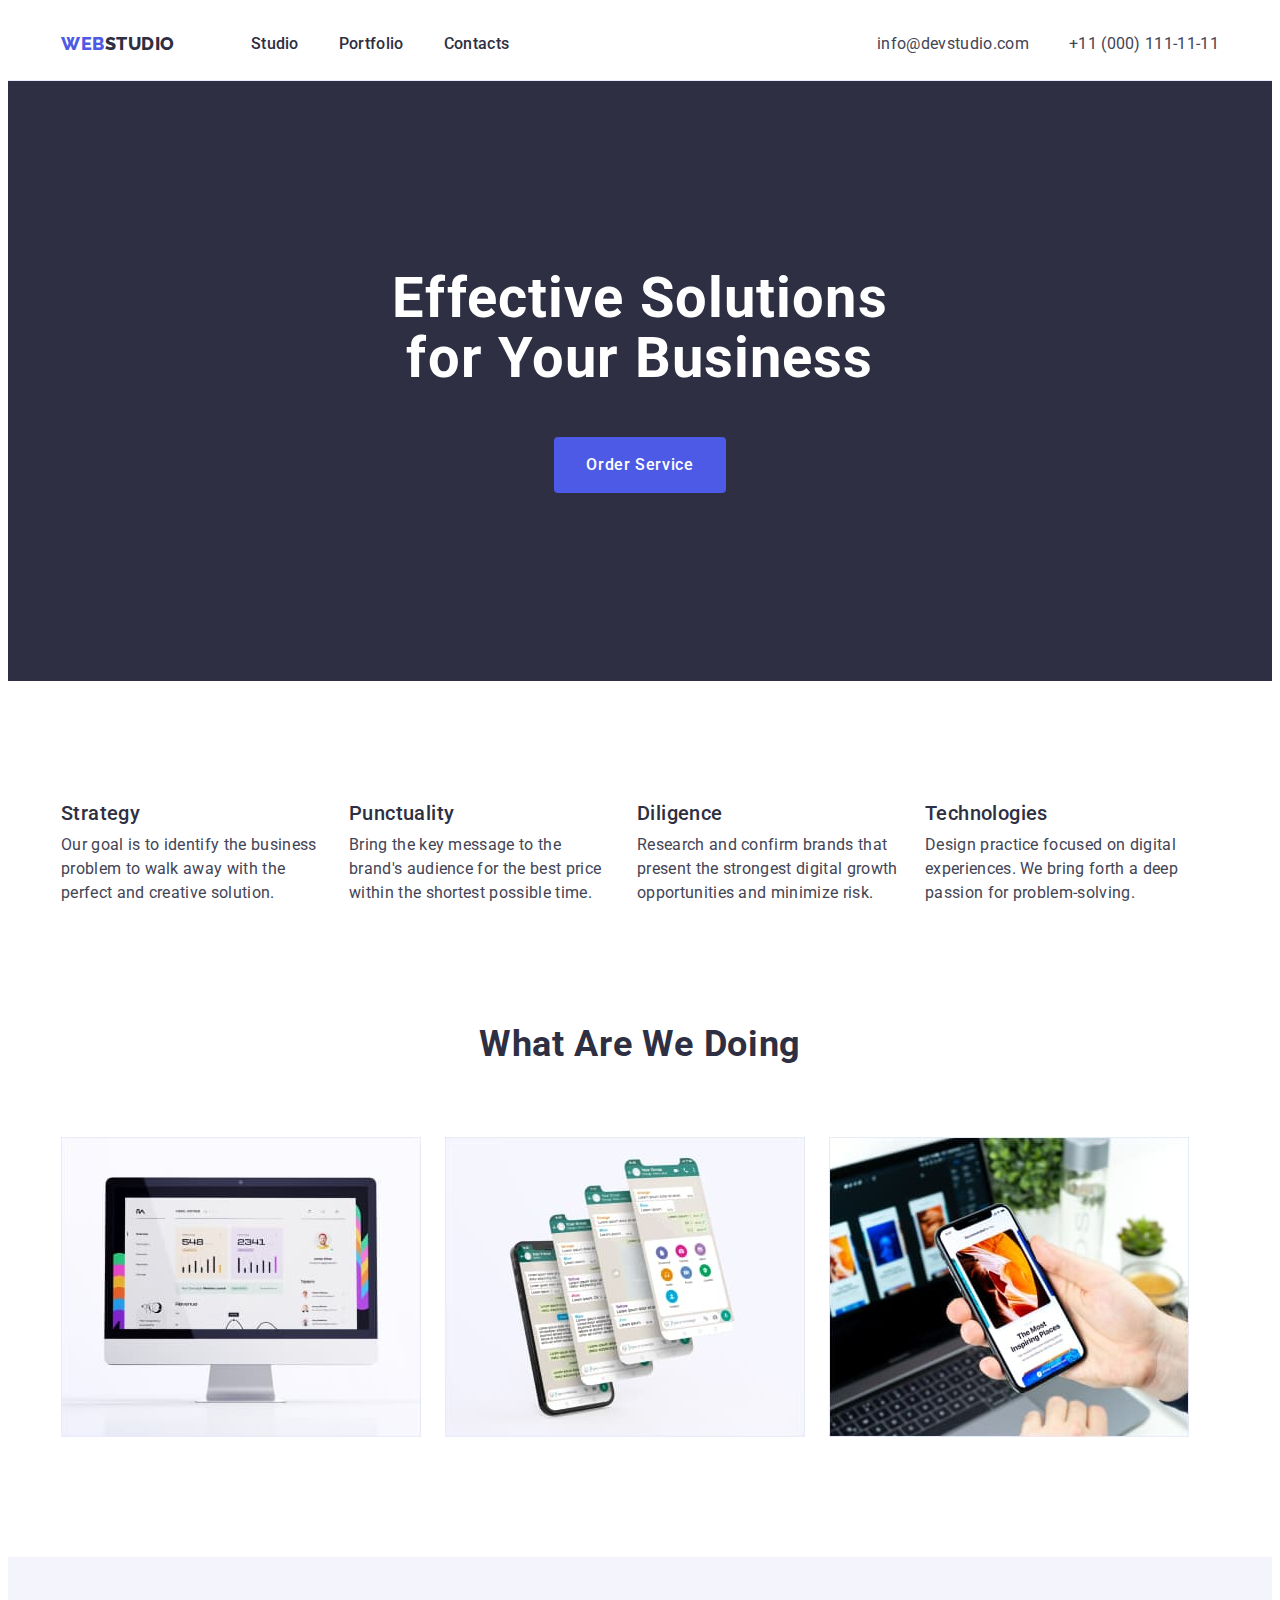
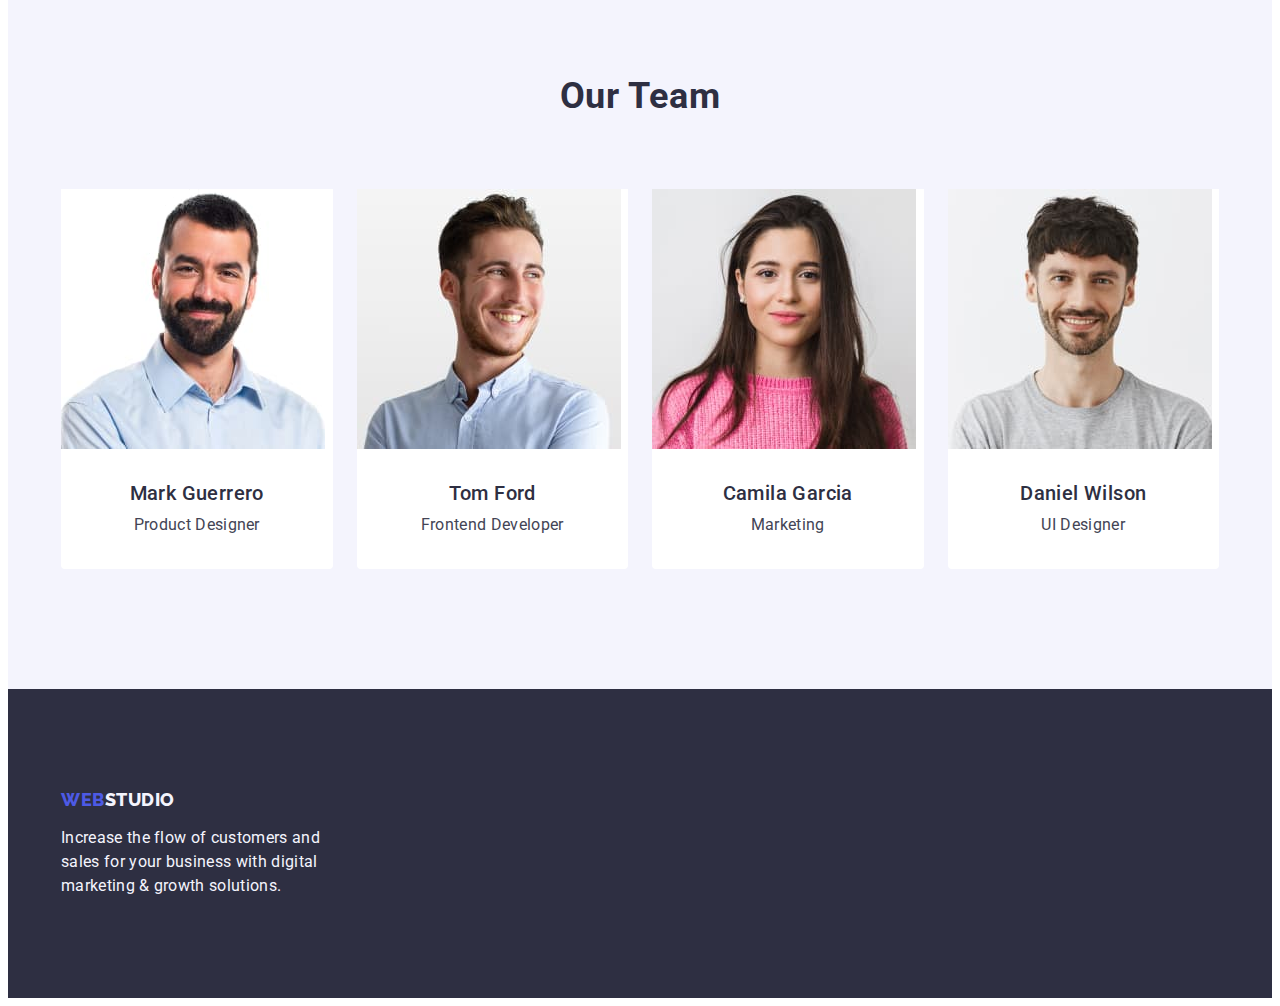
<file: index.html>
<!DOCTYPE html>
<html lang="en">
    <head>
        <meta charset="UTF-8">
        <meta http-equiv="X-UA-Compatible" content="IE=edge">
        <meta name="viewport" content="width=device-width, initial-scale=1.0">
        <link rel="preconnect" href="https://fonts.googleapis.com">
        <link rel="preconnect" href="https://fonts.gstatic.com" crossorigin>
        <link href="https://fonts.googleapis.com/css2?family=Raleway:wght@800&family=Roboto:wght@400;500;700;900&display=swap" rel="stylesheet">
        <title>WebStudio</title>
        <link rel="stylesheet" href="https://cdnjs.cloudflare.com/ajax/libs/modern-normalize/2.0.0/modern-normalize.min.css" integrity="sha512-4xo8blKMVCiXpTaLzQSLSw3KFOVPWhm/TRtuPVc4WG6kUgjH6J03IBuG7JZPkcWMxJ5huwaBpOpnwYElP/m6wg==" crossorigin="anonymous" referrerpolicy="no-referrer" />
        <link rel="stylesheet" href="./css/style.css">
    </head>
    <body>
        <header class="header">
            <div class="container header-container">
                <nav class="header-navigation list">
                    <a href="./index.html" class="header-logo link">Web<span class="header-logo-web">Studio</span></a>
                    <ul class="header-menu list">
                        <li class="header-menu-item list"><a class="header-menu-link link" href="./index.html">Studio</a></li>
                        <li class="header-menu-item list"><a class="header-menu-link link" href="./portfolio.html">Portfolio</a></li>
                        <li class="header-menu-item list"><a class="header-menu-link link" href="">Contacts</a></li>
                    </ul>
                </nav>

                <address class="header-contacts">
                    <ul class="header-contacts-item list">
                        <li><a class="header-contacts-link link" href="mailto:info@devstudio.com">info@devstudio.com</a></li>
                        <li><a class="header-contacts-link link" href="tel:+110001111111">+11 (000) 111-11-11</a></li>
                    </ul>
                </address>
            </div>
        </header>

        <main>
            <section class="hero">
                <div class="container hero-container">
                    <h1 class="hero-title">Effective Solutions for Your Business</h1>
                    <button type="button" class="hero-btn">Order Service</button>
                </div>
            </section>
            <section class="business">
                <div class="container business-container">
                    <h2 class="visually-hidden">info</h2>
                            <ul class="business-info list">
                                <li class="busines-info-list" >
                                    <h3 class="business-info-strategy">Strategy</h3>
                                    <p class="business-info-idea">Our goal is to identify the business problem to walk away with the perfect and creative solution. </p>
                                </li>
                                <li class="busines-info-list">
                                    <h3 class="business-info-strategy">Punctuality</h3>
                                    <p class="business-info-idea">Bring the key message to the brand's audience for the best price within the shortest possible time.</p>
                                </li>
                                <li class="busines-info-list">
                                    <h3 class="business-info-strategy">Diligence</h3>
                                    <p class="business-info-idea">Research and confirm brands that present the strongest digital growth opportunities and minimize risk.</p>
                                </li>
                                <li class="busines-info-list">
                                    <h3 class="business-info-strategy">Technologies</h3>
                                    <p class="business-info-idea">Design practice focused on digital experiences. We bring forth a deep passion for problem-solving.</p>
                                </li>
                            </ul>
                    </div>
            </section>
            <section class="service">
                <div class="container service-container">
                    <h2 class="service-title">What are we doing</h2>
                    <ul class="service-list list">
                        <li class="service-list-info">
                            <img src="./images/rectangle71.jpg" alt="monitor" width="360"></li>
                        <li class="service-list-info">
                            <img src="./images/rectangle72.jpg" alt="phone" width="360"></li>
                        <li class="service-list-info">
                            <img src="./images/rectangle73.jpg" alt="laptop" width="360"></li>
                    </ul>
                </div>
            </section>
            <section class="team">
                <div class="container team-container">
                    <h2 class="team-title">Our Team</h2>
                    <ul class="team-list list">
                        <li class="team-list-member list">
                            <img class="photo-list" src="./images/img1.jpg" alt="Mark photo" width="264">
                                <div class="team-info">
                                    <h3 class="team-list-name">Mark Guerrero</h3>
                                    <p class="team-list-job">Product Designer</p>
                                </div>
                        </li>
                        <li class="team-list-member list">
                            <img class="photo-list" src="./images/img2.jpg" alt="Tom photo" width="264">
                                <div class="team-info">
                                    <h3 class="team-list-name">Tom Ford</h3>
                                    <p class="team-list-job">Frontend Developer</p>
                                </div>
                        </li>
                        <li class="team-list-member list">
                            <img class="photo-list" src="./images/img3.jpg" alt="Camila photo" width="264">
                                <div class="team-info">
                                    <h3 class="team-list-name">Camila Garcia</h3>
                                    <p class="team-list-job">Marketing</p>
                                </div>
                        </li>
                        <li class="team-list-member list">
                            <img class="photo-list" src="./images/img4.jpg" alt="Daniel photo" width="264">
                                <div class="team-info">
                                    <h3 class="team-list-name">Daniel Wilson</h3>
                                    <p class="team-list-job">UI Designer</p>
                                </div>
                        </li>
                    </ul>
                </div>
            </section>
        
        </main>

        <footer class="footer">
            <div class="container container-footer">
                <a href="./index.html" class="footer-logo link">Web<span class="footer-logo-web">Studio</span></a>
                <p class="footer-text">Increase the flow of customers and sales for your business with digital marketing & growth solutions.</p>
            </div>
        </footer>
    </body>
</html>
</file>
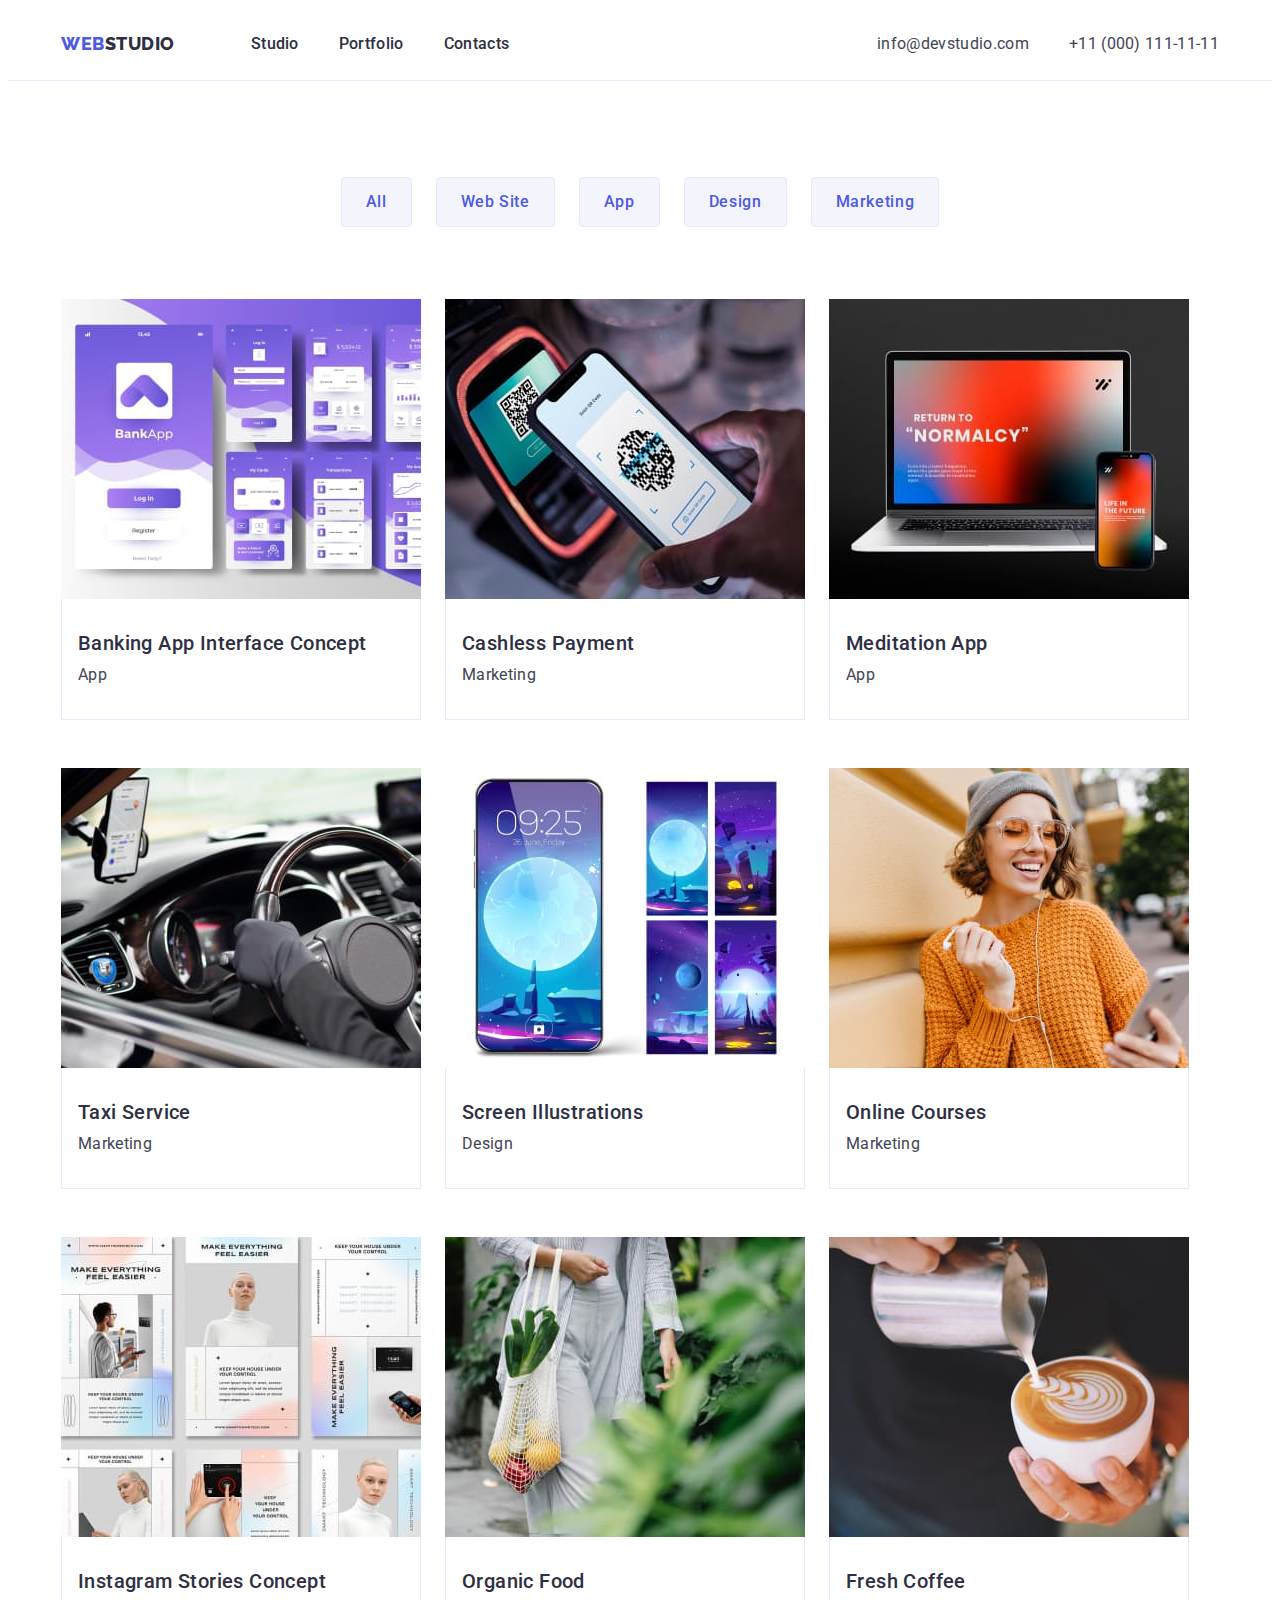
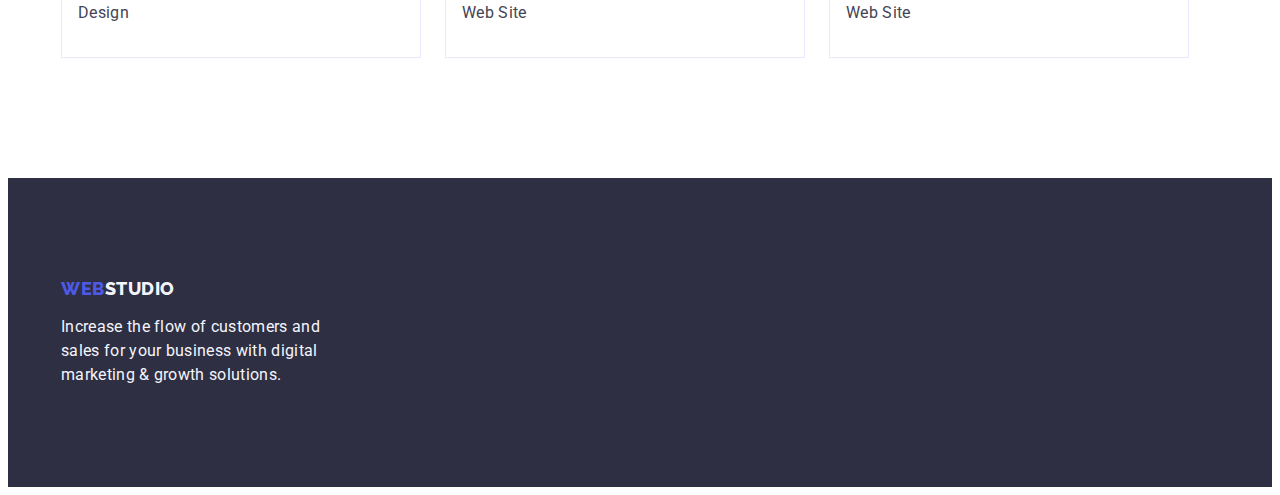
<file: portfolio.html>
<!DOCTYPE html>
<html lang="en">
    <head>
        <meta charset="UTF-8">
        <meta http-equiv="X-UA-Compatible" content="IE=edge">
        <meta name="viewport" content="width=device-width, initial-scale=1.0">
        <link rel="preconnect" href="https://fonts.googleapis.com">
        <link rel="preconnect" href="https://fonts.gstatic.com" crossorigin>
        <link href="https://fonts.googleapis.com/css2?family=Raleway:wght@800&family=Roboto:wght@400;500;700;900&display=swap" rel="stylesheet">
        <title>WebStudio</title>
        <link rel="stylesheet" href="https://cdnjs.cloudflare.com/ajax/libs/modern-normalize/2.0.0/modern-normalize.min.css" integrity="sha512-4xo8blKMVCiXpTaLzQSLSw3KFOVPWhm/TRtuPVc4WG6kUgjH6J03IBuG7JZPkcWMxJ5huwaBpOpnwYElP/m6wg==" crossorigin="anonymous" referrerpolicy="no-referrer" />
        <link rel="stylesheet" href="./css/style.css">
    </head>
    <body>
        <header class="header">
            <div class="container header-container"> 
                <nav class="header-navigation list">
                    <a href="./index.html" class="header-logo link">Web<span class="header-logo-web">Studio</span></a>
                    <ul class="header-menu list">
                        <li class="header-menu-item list"><a class="header-menu-link link" href="./index.html">Studio</a></li>
                        <li class="header-menu-item list"><a class="header-menu-link link" href="./portfolio.html">Portfolio</a></li>
                        <li class="header-menu-item list"><a class="header-menu-link link" href="">Contacts</a></li>
                    </ul>
                </nav>

                <address class="header-contacts">
                    <ul class="header-contacts-item list">
                        <li><a class="header-contacts-link link" href="mailto:info@devstudio.com">info@devstudio.com</a></li>
                        <li><a class="header-contacts-link link" href="tel:+110001111111">+11 (000) 111-11-11</a></li>
                    </ul>
                </address>
            </div>
        </header>

        <main>
            <section class="aplication">
                <div class="container aplication-container">
                    <h1 class="visually-hidden">portfolio</h1>
                    <ul class="aplication-click list">
                        <li><button type="button" class="aplication-btn-all">All</button></li>
                        <li><button type="button" class="aplication-btn-all">Web Site</button></li>
                        <li><button type="button" class="aplication-btn-all">App</button></li>
                        <li><button type="button" class="aplication-btn-all">Design</button></li>
                        <li><button type="button" class="aplication-btn-all">Marketing</button></li>
                    </ul>
                    <ul class="aplication-info list">
                        <li class="app-list" >
                            <a href="" class="aplication-img link">
                                <img src="./images/imgin.jpg" alt="app interface" width="360">
                                <div class="app-content">
                                    <h2 class="aplication-text">Banking App Interface Concept</h2>
                                    <p class="aplication-post">App</p>
                                </div>
                            </a>
                        </li>
                        <li class="app-list" >
                            <a href="" class="aplication-img link">
                                <img src="./images/imgin2.jpg" alt="cashless payment" width="360">
                                <div class="app-content">
                                    <h2 class="aplication-text">Cashless Payment</h2>
                                    <p class="aplication-post">Marketing</p>
                                </div>
                            </a>
                        </li>
                        <li class="app-list" >
                            <a href="" class="aplication-img link">
                                <img src="./images/imgin3.jpg" alt="smartfon laptop" width="360">
                                <div class="app-content">
                                    <h2 class="aplication-text">Meditation App</h2>
                                    <p class="aplication-post">App</p>
                                </div>
                            </a>
                        </li>
                        <li class="app-list" >
                            <a href="" class="aplication-img link">
                                <img src="./images/imgin4.jpg" alt="car dashboard" width="360">
                                <div class="app-content">
                                    <h2 class="aplication-text">Taxi Service</h2>
                                    <p class="aplication-post">Marketing</p>
                                </div>
                            </a>
                        </li>
                        <li class="app-list" >
                            <a href="" class="aplication-img link">
                                <img src="./images/imgin5.jpg" alt="screenshot app" width="360">
                                <div class="app-content">
                                    <h2 class="aplication-text">Screen Illustrations</h2>
                                    <p class="aplication-post">Design</p>
                                </div>
                            </a>
                        </li>
                        <li class="app-list" >
                            <a href="" class="aplication-img link">
                                <img src="./images/imgin6.jpg" alt="happy girl" width="360">
                                <div class="app-content">
                                    <h2 class="aplication-text">Online Courses</h2>
                                    <p class="aplication-post">Marketing</p>
                                </div>
                            </a>
                        </li>
                        <li class="app-list" >
                            <a href="" class="aplication-img link">
                                <img src="./images/imgin7.jpg" alt="instagram stories" width="360">
                                <div class="app-content">
                                    <h2 class="aplication-text">Instagram Stories Concept</h2>
                                    <p class="aplication-post">Design</p>
                                </div>
                            </a>
                        </li>
                        <li class="app-list" >
                            <a href="" class="aplication-img link">
                                <img src="./images/imgin8.jpg" alt="grocey package" width="360">
                                <div class="app-content">
                                    <h2 class="aplication-text">Organic Food</h2>
                                    <p class="aplication-post">Web Site</p>
                                </div>
                            </a>
                        </li>
                        <li class="app-list" >
                            <a href="" class="aplication-img link">
                                <img src="./images/imgin9.jpg" alt="cup coffee" width="360">
                                <div class="app-content">
                                    <h2 class="aplication-text">Fresh Coffee</h2>
                                    <p class="aplication-post">Web Site</p>
                                </div>
                            </a>
                        </li>
                    </ul>
                </div>
            </section>

        </main>

        <footer class="footer">
            <div class="container">
                <a href="./index.html" class="footer-logo link">Web<span class="footer-logo-web">Studio</span></a>
                <p class="footer-text">Increase the flow of customers and sales for your business with digital marketing & growth solutions.</p>
            </div>
        </footer>
    </body>
</html>
</file>
<file: css/style.css>
:root{
    --logo-style: "Raleway", sans-serif;
    --Primary-Brand-color: #4D5AE5;
    --state-color: #404BBF;
    --Dark-color: #2E2F42;
    --Success-color: #31D0AA;
    --Txt-color: #434455;
    --Subtle-Txt-color: #8E8F99;
    --Accent-color: #E7E9FC;
    --Light-color: #F4F4FD;
    --Modal-overlay-color: #2E2F42;
    --Hero-background-color: #2E2F42;
    --White-background-color: #FFFFFF;
    --Modal-background-color: #FCFCFC;
    --bottom-color: 1px solid #e7e9fc;

}

body{
font-family: 'Roboto', sans-serif;
color: var(--Txt-color);
background-color: var(--White-background-color);
}

p,
h1,
h2,
h3,
h4, 
h5,
h6 {
    margin-top: 0;
    margin-bottom: 0;
}

ul {
    margin-top: 0;
    margin-bottom: 0;
    padding-left: 0;
}

img {
    display: block;
}

.link{
text-decoration: none;
}

.list {
list-style: none;
}

.container {
    max-width: 1158px;
    padding-left: 15px;
    padding-right: 15px;
    margin: 0 auto;
}

.visually-hidden {
    position: absolute;
    width: 1px;
    height: 1px;
    margin: -1px;
    border: 0;
    padding: 0;
    white-space: nowrap;
    clip-path: inset(100%);
    clip: rect(0 0 0 0);
    overflow: hidden;
}


/** ---------HEADER-------- */


.header {

    border-bottom: 1px solid #e7e9fc
}

.header-container {
    display: flex;
}

.header-navigation {
    display: flex;
    margin-right: auto;
    align-items: center;
}

.header-logo {
    font-family: var(--logo-style);
    font-weight: 800;
    font-size: 18px;
    line-height: 1.17;
    letter-spacing: 0.03em;
    color: var(--Primary-Brand-color);
    margin-right: 76px;
    text-transform: uppercase
}

.header-logo-web {
    color: var(--Dark-color);
}

.header-contacts {
    align-items: center;
    font-style: normal;
}

.header-menu {
font-weight: 500;
font-size: 16px;
line-height: 1.5;
letter-spacing: 0.02em;
color: var(--Dark-color);
display: flex;
gap: 40px;
}

.header-menu-item{
    padding: 24px 0;
}

.header-menu-link {
color: var(--Dark-color);
padding: 24px 0 24px 0;
}

.header-menu-link:is(:hover, :focus) {
color: var(--state-color);
}

.header-contacts-item {
    font-size: 16px;
    line-height: 1.5;
    letter-spacing: 0.02em;
    color: var(--Txt-color);
    display: flex;
    padding: 24px 0;
    margin-left: 0;
    gap: 40px;
}

.header-contacts-link {
    color: var(--Txt-color);
    }

.header-contacts-link:is(:hover, :focus) {
    color: var(--state-color);
}


/** ---------------HERO------------ */


.hero {
    background-color: var(--Dark-color);
    padding: 188px 0;
}

.hero-container {
}

.hero-title {
font-family: 'Roboto';
font-size: 56px;
line-height: 1.07;
letter-spacing: 0.02em;
color: var(--White-background-color);
background: var(--Dark-color);
display: flex;
max-width: 496px;
margin-left: auto;
margin-right: auto;
margin-bottom: 48px;
text-align: center;
}

.hero-btn {
    font-family: inherit; 
    font-weight: 500;
    font-size: 16px;
    line-height: 1.5;
    letter-spacing: 0.04em;
    color: var(--White-background-color);
    cursor: pointer;
    display: block;
    min-width: 169px;
    border: none;
    margin: 0 auto;
    height: 56px;
    border-radius: 4px;
    padding: 16px 32px;
    gap: 10px;
    background-color: var(--Primary-Brand-color);
}

.hero-btn:is(:hover, :focus) {
    background-color: var(--state-color);
}


/** ----------------BUSINESS------------- */


.business {
padding-top: 120px;
padding-bottom: 120px;
}



.business-info{
    display: flex;
    gap: 24px;
}

.business-info-strategy {
    font-weight: 500;
    font-size: 20px;
    line-height: 1.2;
    letter-spacing: 0.02em;
    margin-bottom: 8px;
    color: var(--Dark-color);
}

.business-info-idea{
font-size: 16px;
line-height: 1.5;
letter-spacing: 0.02em;
color: var(--Txt-color);
max-width: 264px;
}


/** --------------SERVICE------------- */

.service{
padding-bottom: 120px;
}

.service-title {
    font-size: 36px;
    line-height: 1.11;
    letter-spacing: 0.02em;
    color: var(--Dark-color);
    margin-bottom: 72px;
    text-align: center
    
    
}

.service-title {
text-transform: capitalize
}

.service-list{
    display: flex;
    gap: 24px;
}

.service-list-info{
    display: block;
}

/** ---------------------TEAM------------------- */


.team{
    padding: 120px 0;
    background-color: var(--Light-color);
}

.team-info {
    padding: 32px 16px;
}

.team-title {
    font-size: 36px;
    line-height: 1.11;
    letter-spacing: 0.02em;
    margin-bottom: 72px;
    color: var(--Dark-color);
    text-align: center;
}

.team-title {
text-transform: capitalize
}

.team-list{
    display: flex;
    gap: 24px;
}

.team-list-member {
    background-color: var(--White-background-color);
    width: calc((100% - 3 * 24px) / 4);
    border-radius: 0 0 4px 4px;

}

.team-list-name {
    font-weight: 500;
    font-size: 20px;
    line-height: 1.2;
    letter-spacing: 0.02em;
    color: var(--Dark-color);
    margin-bottom: 8px;
    text-align: center;
}

.team-list-job {
    font-size: 16px;
    line-height: 1.5;
    letter-spacing: 0.02em;
    color: var(--Txt-color);
    text-align: center;
}


/** ---------------------FOOTER--------------- */


.footer{
background-color: var(--Dark-color);
padding-top: 100px;
padding-bottom: 100px;
}

.container-footer{
    display: block
    
}

.footer-logo {
    font-family: var(--logo-style);
    font-weight: 800;
    font-size: 18px;
    line-height: 1.17;
    letter-spacing: 0.03em;
    display: inline-block;
    margin-bottom: 16px;
    color: var(--Primary-Brand-color);
    text-transform: uppercase
}

.footer-logo-web {
    color: var(--Light-color);
}

.footer-text {
font-size: 16px;
line-height: 1.5; 
letter-spacing: 0.02em;
color: var(--Light-color);
max-width: 264px;
}


/** ---------------------------PORTFOLIO--------------------*/


.aplication-btn-all {
    font-family: 'Roboto', sans-serif;
    font-weight: 500;
    font-size: 16px;
    line-height: 1.5;
    letter-spacing: 0.04em;
    padding: 12px 24px;
    border:var(--bottom-color);
    border-radius: 4px;
    color:  var(--Primary-Brand-color);
    cursor: pointer;
    background-color: var(--Light-color);
}
.aplication {
    padding: 96px 0 120px 0;
}

.aplication-btn-all:is(:hover, :focus) {
color: var(--White-background-color);
border: 1px solid transparent;
background-color: var(--state-color);
}

.aplication-text {
    font-weight: 500;
    font-size: 20px;
    line-height: 1.2;
    letter-spacing: 0.02em;
    margin-bottom: 8px;
    color: var(--Dark-color);
}

.aplication-post {
    font-size: 16px;
    line-height: 1.5;
    letter-spacing: 0.02em;
    color: var(--Txt-color);
}

.aplication-info{
    display: flex;
    flex-wrap: wrap;
    gap: 48px 24px;
}

.app-content {
    padding: 32px 16px;
    border: var(--bottom-color);
    border-top: none;
}

.aplication-click {
    display: flex;
    justify-content: center;
    gap: 24px;
    margin-bottom: 72px;
}
</file>
